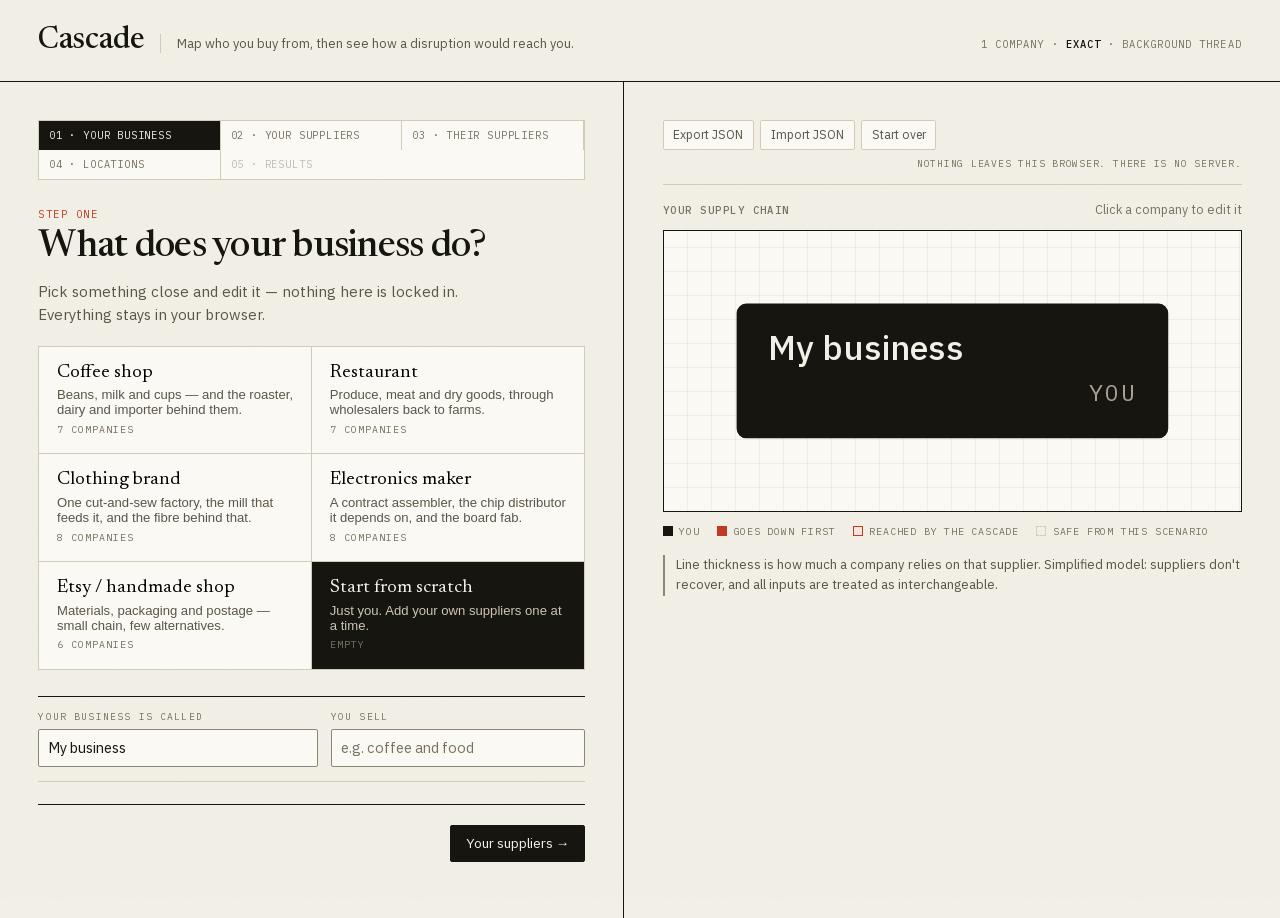
<file: web/index.html>
<!doctype html>
<html lang="en">
<head>
<meta charset="utf-8">
<meta name="viewport" content="width=device-width, initial-scale=1">
<title>Cascade — see how a supply disruption reaches you</title>
<meta name="description" content="Map your suppliers in plain language and see how a disruption would cascade to you. Runs entirely in your browser; your business data never leaves it.">
<meta name="color-scheme" content="light">
<link rel="stylesheet" href="./styles.css">
<link rel="preload" href="./assets/fonts/newsreader-var-latin.woff2" as="font" type="font/woff2" crossorigin>
<link rel="preload" href="./assets/fonts/plex-sans-var-latin.woff2" as="font" type="font/woff2" crossorigin>
<link rel="icon" href="data:image/svg+xml,%3Csvg xmlns='http://www.w3.org/2000/svg' viewBox='0 0 32 32'%3E%3Crect width='32' height='32' fill='%23f2efe7'/%3E%3Cpath d='M4 16h8M20 16h8' stroke='%238d8676' stroke-width='2'/%3E%3Ccircle cx='16' cy='16' r='4' fill='%23bf3a20'/%3E%3C/svg%3E">
</head>
<body>

<header class="masthead">
  <h1>Cascade</h1>
  <p class="tagline">Map who you buy from, then see how a disruption would reach you.</p>
  <p class="meta" id="engine-meta">loading engine…</p>
</header>

<div id="boot" class="boot">
  Starting the solver…
  <div class="bar"><span></span></div>
</div>

<script>
// A classic script, deliberately not a module. This is the only JavaScript on
// the page that runs when index.html is opened straight off the filesystem:
// browsers refuse to load ES modules from a file:// origin (it is opaque, so
// the module fetch fails CORS), which means app.js never executes and nothing
// inside it can report the problem. Hence this guard.
(function () {
  function fail(title, bodyHtml) {
    var meta = document.getElementById('engine-meta');
    if (meta) meta.textContent = 'not started';
    var boot = document.getElementById('boot');
    var box = document.createElement('div');
    box.className = 'fatal';
    box.innerHTML = '<h2></h2>' + bodyHtml;
    box.querySelector('h2').textContent = title;
    boot.parentNode.replaceChild(box, boot);
  }

  if (location.protocol === 'file:') {
    // Show the actual command for this actual folder, so it can be pasted.
    var dir = decodeURIComponent(location.pathname).replace(/\/[^/]*$/, '');
    var cmd = document.createElement('code');
    cmd.textContent = 'cd ' + dir + ' && python3 -m http.server 8000';
    fail(
      'This page has to be served, not opened directly',
      '<p>Browsers block JavaScript modules, fonts and WebAssembly on ' +
        '<code>file://</code> pages, so nothing here can start. It needs any ' +
        'local web server — it still makes no network requests once loaded, and ' +
        'your data still never leaves the browser.</p>' +
        '<p>In a terminal:</p><p id="cmd"></p>' +
        '<p>then open <code>http://localhost:8000/</code></p>',
    );
    document.getElementById('cmd').appendChild(cmd);
    return;
  }

  // Served properly but still stuck: say so instead of spinning forever.
  setTimeout(function () {
    if (window.__cascadeBooted) return;
    fail(
      'The app did not finish starting',
      '<p>The page loaded but the solver never reported in. The browser console ' +
        'will say why — most often a file next to index.html is missing, or ' +
        '<code>rzf_engine.wasm</code> was not built.</p>',
    );
  }, 15000);
})();
</script>

<noscript>
  <div class="fatal">
    <h2>This tool needs JavaScript</h2>
    <p>Everything runs in your browser — there is no server to fall back to.</p>
  </div>
</noscript>

<main class="shell" id="shell" hidden>
  <section class="work">
    <nav class="rail" id="rail" aria-label="Steps"></nav>
    <div id="panel"></div>
  </section>

  <aside class="aside">
    <div class="utility">
      <button type="button" class="btn btn-sm btn-ghost" id="btn-export">Export JSON</button>
      <button type="button" class="btn btn-sm btn-ghost" id="btn-import">Import JSON</button>
      <input type="file" id="import-file" accept="application/json,.json" hidden>
      <button type="button" class="btn btn-sm btn-ghost" id="btn-reset">Start over</button>
      <span class="privacy">Nothing leaves this browser. There is no server.</span>
    </div>
    <p class="utility-flash" id="utility-flash" role="status" hidden></p>
    <div class="map-head">
      <h2>Your supply chain</h2>
      <span class="hint" id="map-hint">Click a company to edit it</span>
    </div>
    <div class="map-frame">
      <svg id="map" role="img" aria-label="Diagram of your supply chain"></svg>
    </div>
    <div class="legend">
      <span><i class="you"></i> you</span>
      <span><i class="seed"></i> goes down first</span>
      <span><i class="down"></i> reached by the cascade</span>
      <span><i class="safe"></i> safe from this scenario</span>
    </div>
    <p class="note" style="margin-top:1rem">
      Line thickness is how much a company relies on that supplier. Simplified
      model: suppliers don't recover, and all inputs are treated as
      interchangeable.
    </p>
  </aside>
</main>

<script type="module" src="./app.js"></script>
</body>
</html>
</file>
<file: web/styles.css>
/* styles.css — "operations dossier": warm paper, hairline rules, schematic map.
 *
 * The subject is a dependency diagram and a risk report, so the surface is a
 * technical document rather than a dashboard: ruled rather than carded, one
 * signal colour reserved strictly for disruption, and tabular monospace for
 * every number so figures line up when they change.
 *
 * Fonts are vendored in assets/fonts — nothing is fetched from a CDN.
 */

@font-face {
  font-family: 'Newsreader';
  src: url('./assets/fonts/newsreader-var-latin.woff2') format('woff2-variations');
  font-weight: 400 700;
  font-stretch: normal;
  font-display: swap;
}
@font-face {
  font-family: 'Plex Sans';
  src: url('./assets/fonts/plex-sans-var-latin.woff2') format('woff2-variations');
  font-weight: 400 600;
  font-display: swap;
}
@font-face {
  font-family: 'Plex Mono';
  src: url('./assets/fonts/plex-mono-400-latin.woff2') format('woff2');
  font-weight: 400;
  font-display: swap;
}
@font-face {
  font-family: 'Plex Mono';
  src: url('./assets/fonts/plex-mono-500-latin.woff2') format('woff2');
  font-weight: 500;
  font-display: swap;
}

:root {
  --paper: #f2efe7;
  --paper-raised: #fbf9f4;
  --paper-sunk: #e7e2d4;
  --ink: #17150f;
  --ink-soft: #5b5547;
  /* Text tones are held at >= 4.5:1 on --paper-raised; --rule-strong is a
     stroke colour only, where the 3:1 mark threshold applies. Measured, not
     eyeballed — see tools/check_contrast.mjs. */
  --ink-faint: #787160;
  --rule: #d2cbb8;
  --rule-strong: #8d8676;
  --signal: #bf3a20;
  --signal-wash: #f6e4dd;
  --amber: #9c6512;
  --safe: #2f6048;

  --serif: 'Newsreader', Georgia, 'Times New Roman', serif;
  --sans: 'Plex Sans', -apple-system, BlinkMacSystemFont, 'Segoe UI', sans-serif;
  --mono: 'Plex Mono', ui-monospace, 'SF Mono', Menlo, monospace;

  --gutter: clamp(1rem, 3vw, 2.5rem);
}

* { box-sizing: border-box; }

html { -webkit-text-size-adjust: 100%; }

body {
  margin: 0;
  background: var(--paper);
  color: var(--ink);
  font-family: var(--sans);
  font-size: 15px;
  line-height: 1.55;
  font-variant-numeric: tabular-nums;
  -webkit-font-smoothing: antialiased;
}

/* Paper grain. One inline SVG turbulence, no asset, no request. */
body::before {
  content: '';
  position: fixed;
  inset: 0;
  z-index: 0;
  pointer-events: none;
  opacity: 0.4;
  background-image: url("data:image/svg+xml,%3Csvg xmlns='http://www.w3.org/2000/svg' width='180' height='180'%3E%3Cfilter id='g'%3E%3CfeTurbulence type='fractalNoise' baseFrequency='0.9' numOctaves='3'/%3E%3CfeColorMatrix type='saturate' values='0'/%3E%3C/filter%3E%3Crect width='180' height='180' filter='url(%23g)' opacity='0.055'/%3E%3C/svg%3E");
}

h1, h2, h3 { margin: 0; font-weight: 500; }

a { color: var(--ink); text-decoration-thickness: 1px; text-underline-offset: 2px; }

:focus-visible {
  outline: 2px solid var(--signal);
  outline-offset: 2px;
}

.mono { font-family: var(--mono); }
.sr-only {
  position: absolute;
  width: 1px; height: 1px;
  padding: 0; margin: -1px;
  overflow: hidden; clip: rect(0 0 0 0);
  white-space: nowrap; border: 0;
}

/* ── masthead ───────────────────────────────────────────────────────────── */

.masthead {
  position: relative;
  z-index: 1;
  display: flex;
  align-items: baseline;
  gap: 1rem;
  padding: 1.1rem var(--gutter) 0.9rem;
  border-bottom: 1px solid var(--ink);
}

.masthead h1 {
  font-family: var(--serif);
  font-size: clamp(1.4rem, 2.6vw, 1.9rem);
  font-variation-settings: 'opsz' 40;
  letter-spacing: -0.015em;
  white-space: nowrap;
}

.masthead .tagline {
  font-size: 0.8rem;
  color: var(--ink-soft);
  border-left: 1px solid var(--rule);
  padding-left: 1rem;
  flex: 1;
  min-width: 0;
}

.masthead .meta {
  font-family: var(--mono);
  font-size: 0.65rem;
  letter-spacing: 0.1em;
  text-transform: uppercase;
  color: var(--ink-faint);
  text-align: right;
  white-space: nowrap;
}

.masthead .meta b { color: var(--ink); font-weight: 500; }

/* ── shell ──────────────────────────────────────────────────────────────── */

.shell {
  position: relative;
  z-index: 1;
  display: grid;
  grid-template-columns: minmax(0, 1fr) minmax(0, 1.05fr);
  align-items: start;
  gap: 0;
  min-height: calc(100vh - 4rem);
}

.work {
  padding: var(--gutter);
  border-right: 1px solid var(--ink);
  min-height: 100%;
}

.aside {
  padding: var(--gutter);
  position: sticky;
  top: 0;
}

@media (max-width: 1040px) {
  .shell { grid-template-columns: minmax(0, 1fr); }
  .work { border-right: 0; border-bottom: 1px solid var(--ink); }
  .aside { position: static; }
}

/* ── step rail ──────────────────────────────────────────────────────────── */

.rail {
  display: grid;
  grid-template-columns: repeat(auto-fit, minmax(150px, 1fr));
  gap: 0;
  margin-bottom: 1.6rem;
  border: 1px solid var(--rule);
  background: var(--paper-raised);
}

.rail button {
  min-width: 0;
  appearance: none;
  background: none;
  border: 0;
  border-right: 1px solid var(--rule);
  padding: 0.5rem 0.6rem;
  font-family: var(--mono);
  font-size: 0.64rem;
  letter-spacing: 0.08em;
  text-transform: uppercase;
  color: var(--ink-faint);
  cursor: pointer;
  text-align: left;
  white-space: nowrap;
  overflow: hidden;
  text-overflow: ellipsis;
  transition: background 0.15s, color 0.15s;
}

.rail button:last-child { border-right: 0; }
.rail button:hover:not(:disabled) { background: var(--paper-sunk); color: var(--ink); }
.rail button[aria-current='true'] { background: var(--ink); color: var(--paper); }
.rail button:disabled { cursor: not-allowed; opacity: 0.45; }

/* ── step panels ────────────────────────────────────────────────────────── */

.step.is-entering { animation: rise 0.4s cubic-bezier(0.2, 0.7, 0.2, 1) both; }

@keyframes rise {
  from { opacity: 0; transform: translateY(8px); }
  to { opacity: 1; transform: none; }
}

@media (prefers-reduced-motion: reduce) {
  .step.is-entering { animation: none; }
  * { transition-duration: 0.01ms !important; }
}

.step > header { margin-bottom: 1.2rem; }

.step .eyebrow {
  font-family: var(--mono);
  font-size: 0.66rem;
  letter-spacing: 0.14em;
  text-transform: uppercase;
  color: var(--signal);
  display: block;
  margin-bottom: 0.4rem;
}

.step h2 {
  font-family: var(--serif);
  font-size: clamp(1.6rem, 3.4vw, 2.3rem);
  font-variation-settings: 'opsz' 48;
  line-height: 1.1;
  letter-spacing: -0.02em;
  max-width: 24ch;
}

.step .lede {
  margin: 0.7rem 0 0;
  color: var(--ink-soft);
  max-width: 54ch;
}

/* ── template cards ─────────────────────────────────────────────────────── */

.templates {
  display: grid;
  grid-template-columns: repeat(auto-fill, minmax(min(100%, 230px), 1fr));
  gap: 1px;
  background: var(--rule);
  border: 1px solid var(--rule);
}

.templates button {
  appearance: none;
  border: 0;
  background: var(--paper-raised);
  padding: 1rem 1.1rem 1.1rem;
  text-align: left;
  cursor: pointer;
  display: grid;
  gap: 0.35rem;
  transition: background 0.15s, transform 0.15s;
}

.templates button:hover { background: var(--paper); }
.templates button[aria-pressed='true'] { background: var(--ink); color: var(--paper); }
.templates button[aria-pressed='true'] .t-blurb { color: #cdc6b6; }

.templates .t-name {
  font-family: var(--serif);
  font-size: 1.18rem;
  font-variation-settings: 'opsz' 20;
}

.templates .t-blurb { font-size: 0.82rem; color: var(--ink-soft); }

.templates .t-size {
  font-family: var(--mono);
  font-size: 0.62rem;
  letter-spacing: 0.1em;
  text-transform: uppercase;
  color: var(--ink-faint);
}

/* ── supplier rows ──────────────────────────────────────────────────────── */

.rows { border-top: 1px solid var(--ink); }

.row {
  display: grid;
  grid-template-columns: minmax(0, 1.1fr) minmax(0, 1fr) auto auto;
  gap: 0.5rem 0.8rem;
  align-items: end;
  padding: 0.85rem 0;
  border-bottom: 1px solid var(--rule);
}

@media (max-width: 640px) {
  .row { grid-template-columns: minmax(0, 1fr) auto; }
  .row .field-reliance { grid-column: 1 / -1; }
}

.field { display: grid; gap: 0.25rem; min-width: 0; }

.field > label {
  font-family: var(--mono);
  font-size: 0.6rem;
  letter-spacing: 0.12em;
  text-transform: uppercase;
  color: var(--ink-faint);
}

input[type='text'], select {
  font: inherit;
  font-size: 0.92rem;
  color: var(--ink);
  background: var(--paper-raised);
  /* --rule-strong, not --rule: a control's boundary is interface information
     and owes 3:1, where a divider between two blocks does not. */
  border: 1px solid var(--rule-strong);
  border-radius: 2px;
  padding: 0.42rem 0.55rem;
  width: 100%;
  min-width: 0;
}

input[type='text']:focus, select:focus { border-color: var(--ink); }

input[type='text']::placeholder { color: var(--ink-faint); }

/* Reliance picker: the bar thickness matches the connector thickness in the
   map, so the control and the drawing are visibly the same quantity. */
.reliance { display: flex; gap: 1px; background: var(--rule); border: 1px solid var(--rule); }

.reliance button {
  appearance: none;
  border: 0;
  background: var(--paper-raised);
  cursor: pointer;
  padding: 0.3rem 0.5rem 0.34rem;
  display: grid;
  gap: 0.25rem;
  justify-items: center;
  font-family: var(--mono);
  font-size: 0.58rem;
  letter-spacing: 0.06em;
  text-transform: uppercase;
  color: var(--ink-faint);
  transition: background 0.12s, color 0.12s;
}

.reliance button i {
  display: block;
  width: 18px;
  background: var(--rule-strong);
  border-radius: 1px;
}
.reliance button:nth-child(1) i { height: 1px; }
.reliance button:nth-child(2) i { height: 2px; }
.reliance button:nth-child(3) i { height: 3.5px; }
.reliance button:nth-child(4) i { height: 5.5px; }

.reliance button:hover { background: var(--paper-sunk); color: var(--ink); }
.reliance button[aria-pressed='true'] { background: var(--ink); color: var(--paper); }
.reliance button[aria-pressed='true'] i { background: var(--paper); }

/* ── buttons ────────────────────────────────────────────────────────────── */

.btn {
  appearance: none;
  font: inherit;
  font-size: 0.86rem;
  cursor: pointer;
  border: 1px solid var(--ink);
  background: var(--paper-raised);
  color: var(--ink);
  border-radius: 2px;
  padding: 0.44rem 0.9rem;
  transition: background 0.15s, color 0.15s;
}

.btn:hover { background: var(--paper-sunk); }
.btn-primary { background: var(--ink); color: var(--paper); }
.btn-primary:hover { background: #2d291f; }
.btn-ghost { border-color: var(--rule); color: var(--ink-soft); }
.btn-ghost:hover { border-color: var(--ink); color: var(--ink); }
.btn-danger { border-color: var(--rule); color: var(--ink-faint); padding: 0.3rem 0.5rem; }
.btn-danger:hover { border-color: var(--signal); color: var(--signal); background: var(--signal-wash); }
.btn-sm { font-size: 0.76rem; padding: 0.3rem 0.6rem; }
.btn:disabled { opacity: 0.4; cursor: not-allowed; }

.actions {
  display: flex;
  gap: 0.6rem;
  align-items: center;
  flex-wrap: wrap;
  margin-top: 1.4rem;
  padding-top: 1.2rem;
  border-top: 1px solid var(--ink);
}

.actions .spacer { flex: 1; }

.chips { display: flex; flex-wrap: wrap; gap: 0.4rem; margin-top: 0.6rem; }

.chip {
  appearance: none;
  font: inherit;
  font-size: 0.78rem;
  cursor: pointer;
  border: 1px dashed var(--rule-strong);
  background: none;
  color: var(--ink-soft);
  border-radius: 999px;
  padding: 0.2rem 0.7rem;
}

.chip:hover { border-style: solid; border-color: var(--ink); color: var(--ink); }
.chip::before { content: '+ '; color: var(--ink-faint); }

/* ── supplier group (step 3) ────────────────────────────────────────────── */

.group {
  border: 1px solid var(--rule);
  background: var(--paper-raised);
  margin-bottom: 0.8rem;
}

.group > header {
  display: flex;
  align-items: center;
  gap: 0.7rem;
  padding: 0.6rem 0.8rem;
  border-bottom: 1px solid var(--rule);
  background: var(--paper-sunk);
}

.group > header .who { font-weight: 500; }
.group > header .what {
  font-family: var(--mono);
  font-size: 0.66rem;
  letter-spacing: 0.08em;
  text-transform: uppercase;
  color: var(--ink-faint);
}
.group > header .spacer { flex: 1; }
.group .body { padding: 0.3rem 0.8rem 0.8rem; }
.group .body .rows { border-top: 0; }
.group.is-unsure .body { opacity: 0.55; }

.note {
  font-size: 0.82rem;
  color: var(--ink-soft);
  border-left: 2px solid var(--rule-strong);
  padding-left: 0.7rem;
  margin: 0.8rem 0;
}

.caution {
  border-left-color: var(--signal);
  background: var(--signal-wash);
  padding: 0.5rem 0.7rem;
}

/* ── map ────────────────────────────────────────────────────────────────── */

.map-head {
  display: flex;
  align-items: baseline;
  gap: 0.8rem;
  margin-bottom: 0.7rem;
}

.map-head h2 {
  font-family: var(--mono);
  font-size: 0.66rem;
  letter-spacing: 0.14em;
  text-transform: uppercase;
  color: var(--ink-faint);
}

.map-head .hint { font-size: 0.78rem; color: var(--ink-faint); margin-left: auto; }

.map-frame {
  border: 1px solid var(--ink);
  background:
    repeating-linear-gradient(0deg, transparent 0 23px, rgba(141, 134, 118, 0.1) 23px 24px),
    repeating-linear-gradient(90deg, transparent 0 23px, rgba(141, 134, 118, 0.1) 23px 24px),
    var(--paper-raised);
  padding: 0.5rem;
  overflow: auto;
  max-height: min(70vh, 720px);
}

.map-frame svg { display: block; width: 100%; height: auto; }

.wire {
  fill: none;
  stroke: var(--rule-strong);
  stroke-linejoin: round;
  transition: stroke 0.3s;
}
.wire.is-hot { stroke: var(--signal); }
.wire.is-cold { stroke: var(--rule); stroke-dasharray: 3 4; }

.plate { cursor: pointer; }
.plate .plate-bg {
  fill: var(--paper);
  stroke: var(--rule-strong);
  stroke-width: 1;
  transition: fill 0.3s, stroke 0.3s;
}
.plate:hover .plate-bg { stroke: var(--ink); }
.plate .plate-name {
  font-family: var(--sans);
  font-size: 12.5px;
  font-weight: 500;
  fill: var(--ink);
}
.plate .plate-sub, .plate .plate-badge, .plate .plate-region {
  font-family: var(--mono);
  font-size: 8.5px;
  letter-spacing: 0.08em;
  text-transform: uppercase;
  fill: var(--ink-faint);
}
.plate .plate-badge, .plate .plate-region { text-anchor: end; }

.plate.is-you .plate-bg { fill: var(--ink); stroke: var(--ink); }
.plate.is-you .plate-name { fill: var(--paper); }
.plate.is-you .plate-sub, .plate.is-you .plate-badge, .plate.is-you .plate-region { fill: #a8a192; }

.plate.is-seed .plate-bg { fill: var(--signal); stroke: var(--signal); }
.plate.is-seed .plate-name { fill: #fff; }
.plate.is-seed .plate-sub, .plate.is-seed .plate-badge { fill: #f3cfc5; }

.plate.is-down .plate-bg { fill: var(--signal-wash); stroke: var(--signal); }
.plate.is-down .plate-badge { fill: var(--signal); }

.plate.is-safe .plate-bg { stroke: var(--rule); stroke-dasharray: 3 3; fill: var(--paper); }
.plate.is-safe .plate-name { fill: var(--ink-faint); }
.plate.is-safe .plate-badge { fill: var(--safe); }

.plate.is-you.is-down .plate-bg,
.plate.is-you.is-seed .plate-bg { fill: var(--signal); stroke: var(--ink); stroke-width: 2; }

.plate.is-selected .plate-bg { stroke: var(--ink); stroke-width: 2; }
.plate.is-orphan .plate-bg { stroke-dasharray: 2 3; }

.legend {
  display: flex;
  flex-wrap: wrap;
  gap: 0.3rem 1.1rem;
  margin-top: 0.7rem;
  font-family: var(--mono);
  font-size: 0.62rem;
  letter-spacing: 0.08em;
  text-transform: uppercase;
  color: var(--ink-faint);
}

.legend span { display: inline-flex; align-items: center; gap: 0.4rem; }
.legend i { width: 10px; height: 10px; border: 1px solid var(--rule-strong); display: block; }
.legend i.you { background: var(--ink); border-color: var(--ink); }
.legend i.seed { background: var(--signal); border-color: var(--signal); }
.legend i.down { background: var(--signal-wash); border-color: var(--signal); }
.legend i.safe { border-style: dashed; border-color: var(--rule); }

/* ── loading / error ────────────────────────────────────────────────────── */

.boot {
  font-family: var(--mono);
  font-size: 0.8rem;
  color: var(--ink-soft);
  padding: var(--gutter);
}

.boot .bar {
  height: 2px;
  background: var(--paper-sunk);
  margin-top: 0.6rem;
  max-width: 320px;
  overflow: hidden;
}

.boot .bar span {
  display: block;
  height: 100%;
  background: var(--signal);
  width: 30%;
  animation: sweep 1.1s ease-in-out infinite;
}

@keyframes sweep {
  from { transform: translateX(-100%); }
  to { transform: translateX(340%); }
}

.fatal {
  border: 1px solid var(--signal);
  background: var(--signal-wash);
  padding: 1rem 1.1rem;
  margin: var(--gutter);
}

.fatal h2 { font-family: var(--serif); font-size: 1.3rem; margin-bottom: 0.4rem; }
.fatal code { font-family: var(--mono); font-size: 0.8rem; }

/* ── results ────────────────────────────────────────────────────────────── */

.picker { border: 1px solid var(--rule); background: var(--paper-raised); margin-bottom: 1.4rem; }

.picker-head {
  display: flex;
  align-items: center;
  gap: 0.6rem;
  padding: 0.55rem 0.8rem;
  border-bottom: 1px solid var(--rule);
  background: var(--paper-sunk);
}

.picker-head h3 {
  font-family: var(--mono);
  font-size: 0.64rem;
  letter-spacing: 0.12em;
  text-transform: uppercase;
  color: var(--ink-faint);
}

.picker-head .spacer { flex: 1; }

.picker-body {
  display: grid;
  grid-template-columns: repeat(auto-fill, minmax(min(100%, 170px), 1fr));
  background: var(--paper-raised);
}

.pick {
  appearance: none;
  border: 0;
  background: var(--paper-raised);
  text-align: left;
  cursor: pointer;
  padding: 0.5rem 0.7rem 0.6rem;
  display: grid;
  gap: 0.1rem;
  font: inherit;
  color: var(--ink);
  /* Separators drawn on the cells themselves, so a part-full last row does not
     leave a strip of bare grid showing through. */
  box-shadow: inset -1px -1px 0 var(--rule);
  transition: background 0.12s, color 0.12s;
}

.pick:hover { background: var(--paper-sunk); }
.pick[aria-pressed='true'] { background: var(--signal); color: #fff; }
.pick[aria-pressed='true'] .pick-sub { color: #f3cfc5; }
.pick-name { font-size: 0.9rem; font-weight: 500; }
.pick-sub {
  font-family: var(--mono);
  font-size: 0.6rem;
  letter-spacing: 0.08em;
  text-transform: uppercase;
  color: var(--ink-faint);
}

.result { border-top: 2px solid var(--ink); padding-top: 1.1rem; }

.result-stat { margin-bottom: 1.2rem; }

.result-label {
  display: block;
  font-family: var(--mono);
  font-size: 0.66rem;
  letter-spacing: 0.14em;
  text-transform: uppercase;
  color: var(--ink-faint);
}

.result-figure {
  display: block;
  font-family: var(--serif);
  font-variation-settings: 'opsz' 72;
  font-weight: 400;
  font-size: clamp(2rem, 5.4vw, 3.3rem);
  line-height: 1.05;
  letter-spacing: -0.025em;
  margin: 0.15rem 0 0.4rem;
}

.result-stat.is-safe .result-figure { color: var(--safe); }

.result-note { margin: 0; color: var(--ink-soft); font-size: 0.9rem; max-width: 56ch; }

.badge {
  display: inline-block;
  font-family: var(--mono);
  font-size: 0.58rem;
  letter-spacing: 0.1em;
  text-transform: uppercase;
  border: 1px solid currentColor;
  border-radius: 2px;
  padding: 0.05rem 0.35rem;
  vertical-align: 1px;
}

.badge.is-exact { color: var(--safe); }
.badge.is-est { color: var(--amber); }

.pm { font-family: var(--mono); font-size: 0.74rem; color: var(--ink-faint); }

.odds {
  width: 100%;
  border-collapse: collapse;
  margin: 0.4rem 0 1rem;
  font-family: var(--mono);
  font-size: 0.82rem;
}

.odds caption {
  text-align: left;
  font-family: var(--mono);
  font-size: 0.62rem;
  letter-spacing: 0.12em;
  text-transform: uppercase;
  color: var(--ink-faint);
  padding-bottom: 0.4rem;
}

.odds th, .odds td {
  border: 1px solid var(--rule);
  padding: 0.3rem 0.5rem;
  text-align: right;
}

.odds thead th {
  background: var(--paper-sunk);
  font-weight: 500;
  font-size: 0.68rem;
  letter-spacing: 0.08em;
  text-transform: uppercase;
  color: var(--ink-faint);
}

.odds tbody th { text-align: left; color: var(--ink-faint); font-weight: 400; }

/* ── results tabs ───────────────────────────────────────────────────────── */

.tabs {
  display: flex;
  flex-wrap: wrap;
  border-bottom: 1px solid var(--ink);
  margin: 1.4rem 0 0;
}

.tabs button {
  appearance: none;
  font: inherit;
  font-size: 0.82rem;
  cursor: pointer;
  background: none;
  border: 1px solid transparent;
  border-bottom: 0;
  color: var(--ink-soft);
  padding: 0.4rem 0.85rem;
  margin-bottom: -1px;
  border-radius: 2px 2px 0 0;
}

.tabs button:hover:not(:disabled) { color: var(--ink); background: var(--paper-sunk); }
.tabs button[aria-selected='true'] {
  background: var(--paper-raised);
  border-color: var(--ink);
  color: var(--ink);
  font-weight: 500;
}
.tabs button:disabled { opacity: 0.4; cursor: not-allowed; }

.tab-body { padding-top: 1.2rem; }
.tab-body .result { border-top: 0; padding-top: 0; }

/* ── curve chart ────────────────────────────────────────────────────────── */

.chart { margin: 0 0 1.2rem; }

.chart figcaption {
  font-family: var(--mono);
  font-size: 0.62rem;
  letter-spacing: 0.1em;
  text-transform: uppercase;
  color: var(--ink-faint);
  margin-bottom: 0.45rem;
}

.chart-plot { position: relative; border: 1px solid var(--rule); background: var(--paper-raised); }
.chart-plot svg { display: block; width: 100%; height: auto; touch-action: none; }

.chart .grid line { stroke: var(--rule); stroke-width: 1; }
.chart .axis { font-family: var(--mono); font-size: 9px; fill: var(--ink-faint); }

.chart .curve-area { fill: var(--signal); fill-opacity: 0.1; stroke: none; }
.chart .curve-line {
  fill: none;
  stroke: var(--signal);
  stroke-width: 2;
  stroke-linejoin: round;
  stroke-linecap: round;
}

.chart .marker line { stroke: var(--signal); stroke-width: 1; stroke-dasharray: 2 3; }
.chart .marker circle { fill: var(--signal); stroke: var(--paper-raised); stroke-width: 2; }
.chart .marker .axis { fill: var(--signal); }

.chart .end-label {
  font-family: var(--mono);
  font-size: 10px;
  font-weight: 500;
  fill: var(--signal);
}

.chart .crosshair { stroke: var(--ink); stroke-width: 1; stroke-dasharray: 2 2; }
.chart .crosshair-dot { fill: var(--ink); stroke: var(--paper-raised); stroke-width: 2; }

.chart-tip {
  position: absolute;
  transform: translate(-50%, -160%);
  background: var(--ink);
  color: var(--paper);
  font-family: var(--mono);
  font-size: 0.68rem;
  padding: 0.2rem 0.45rem;
  border-radius: 2px;
  pointer-events: none;
  white-space: nowrap;
}

.chart-tip b { color: #fff; }

/* ── weakest links ──────────────────────────────────────────────────────── */

.link-list { list-style: none; margin: 0 0 1rem; padding: 0; border-top: 1px solid var(--rule); }

.link-list li {
  display: grid;
  grid-template-columns: minmax(0, 1.1fr) minmax(90px, 1fr) auto;
  gap: 0.2rem 0.8rem;
  align-items: center;
  padding: 0.5rem 0;
  border-bottom: 1px solid var(--rule);
}

.link-name { font-weight: 500; font-size: 0.92rem; }

.link-bar { display: block; height: 10px; background: var(--paper-sunk); border-radius: 2px; }
.link-bar i {
  display: block;
  height: 100%;
  background: var(--signal);
  border-radius: 0 2px 2px 0;
}

.link-value {
  font-family: var(--mono);
  font-size: 0.78rem;
  text-align: right;
  white-space: nowrap;
}

.link-sentence {
  grid-column: 1 / -1;
  font-size: 0.82rem;
  color: var(--ink-soft);
}

/* ── fix it ─────────────────────────────────────────────────────────────── */

.fix-list { border-top: 1px solid var(--rule); margin-bottom: 1.2rem; }

.fix-row {
  display: flex;
  flex-wrap: wrap;
  gap: 0.5rem;
  align-items: center;
  padding: 0.55rem 0;
  border-bottom: 1px solid var(--rule);
}

.fix-dep { flex: 1 1 240px; font-size: 0.88rem; }
.fix-dep .mono {
  font-size: 0.64rem;
  letter-spacing: 0.08em;
  text-transform: uppercase;
  color: var(--ink-faint);
}
.fix-actions { display: flex; gap: 0.4rem; flex-wrap: wrap; }

.whatif { border: 1px solid var(--ink); background: var(--paper-raised); padding: 0.9rem 1rem 1rem; }

.whatif-line {
  display: flex;
  align-items: baseline;
  gap: 0.7rem;
  flex-wrap: wrap;
  font-family: var(--serif);
  font-variation-settings: 'opsz' 40;
  font-size: clamp(1.3rem, 3vw, 1.9rem);
  margin: 0.2rem 0 0.5rem;
}

.whatif-before { color: var(--ink-faint); text-decoration: line-through; }
.whatif-arrow { color: var(--ink-faint); font-family: var(--mono); font-size: 1rem; }
.whatif-after.is-better { color: var(--safe); }
.whatif-after.is-worse { color: var(--signal); }

/* ── replay ─────────────────────────────────────────────────────────────── */

.replay-bar { display: flex; align-items: center; gap: 0.8rem; margin-bottom: 0.9rem; }
.replay-week { font-size: 0.74rem; color: var(--ink-faint); letter-spacing: 0.08em; text-transform: uppercase; }

.replay-log { list-style: none; margin: 0; padding: 0; border-top: 1px solid var(--rule); }

.replay-log li {
  display: flex;
  gap: 0.7rem;
  align-items: baseline;
  padding: 0.3rem 0;
  border-bottom: 1px solid var(--rule);
  font-size: 0.88rem;
}

.replay-log li .mono {
  font-size: 0.66rem;
  letter-spacing: 0.08em;
  text-transform: uppercase;
  color: var(--ink-faint);
  min-width: 5.5rem;
}

.replay-log li.is-safe { color: var(--safe); }

/* ── utility bar ────────────────────────────────────────────────────────── */

.utility {
  display: flex;
  flex-wrap: wrap;
  gap: 0.4rem;
  align-items: center;
  margin-bottom: 0.9rem;
  padding-bottom: 0.8rem;
  border-bottom: 1px solid var(--rule);
}

.utility .privacy {
  font-family: var(--mono);
  font-size: 0.6rem;
  letter-spacing: 0.08em;
  text-transform: uppercase;
  color: var(--ink-faint);
  margin-left: auto;
}

.utility-flash {
  margin: -0.4rem 0 0.8rem;
  font-size: 0.82rem;
  color: var(--safe);
  border-left: 2px solid var(--safe);
  padding-left: 0.7rem;
}

.utility-flash.is-bad { color: var(--signal); border-left-color: var(--signal); }

/* ── advanced panel ─────────────────────────────────────────────────────── */

.advanced { border: 1px solid var(--rule); background: var(--paper-raised); margin-top: 1.2rem; }

.advanced summary {
  cursor: pointer;
  padding: 0.5rem 0.8rem;
  font-family: var(--mono);
  font-size: 0.64rem;
  letter-spacing: 0.12em;
  text-transform: uppercase;
  color: var(--ink-faint);
}

.advanced summary:hover { color: var(--ink); }
.advanced[open] summary { border-bottom: 1px solid var(--rule); color: var(--ink); }
.advanced-body { padding: 0.8rem; }

.kv { display: grid; grid-template-columns: minmax(0, 11rem) minmax(0, 1fr); gap: 0.35rem 0.9rem; margin: 0; }

.kv dt {
  font-family: var(--mono);
  font-size: 0.68rem;
  letter-spacing: 0.04em;
  color: var(--ink-faint);
}

.kv dd { margin: 0; font-size: 0.84rem; }
.kv dd.mono { font-family: var(--mono); font-size: 0.74rem; }

@media (max-width: 560px) {
  .kv { grid-template-columns: minmax(0, 1fr); }
  .kv dd { margin-bottom: 0.4rem; }
}
</file>
